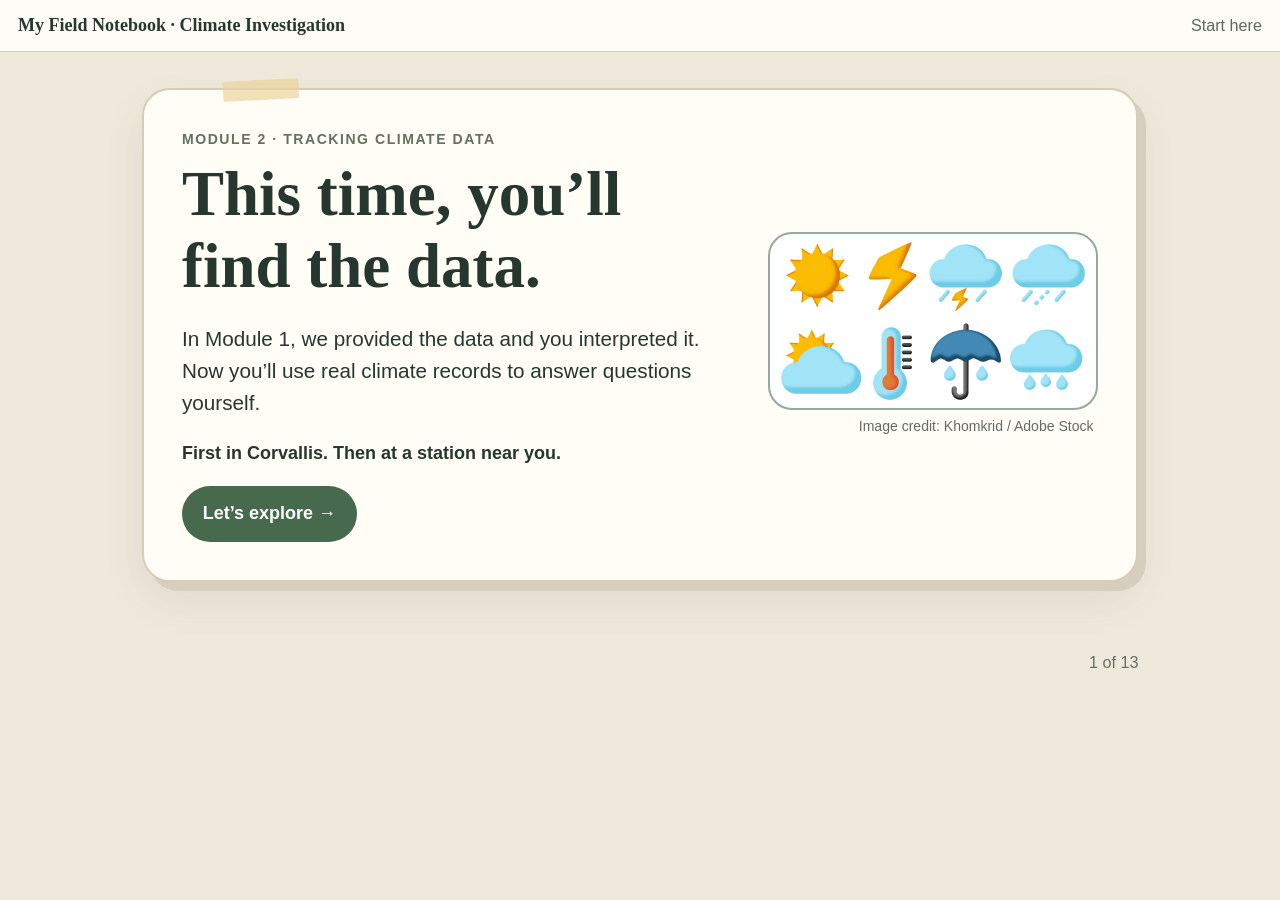
<file: index.html>
<!doctype html>
<html lang="en"><head><meta charset="utf-8"><meta name="viewport" content="width=device-width,initial-scale=1">
<title>Tracking Climate Data</title>
<style>
:root{--ink:#26372f;--paper:#fffdf6;--cream:#f6f0df;--green:#47694e;--orange:#c95d32;--blue:#356d83;--blueLite:#e8f4f7;--red:#a64c43;--gold:#d7a83f;--purple:#735f88;--line:#d8cfba;--focus:#174f83}
*{box-sizing:border-box}html{font-size:18px}body{margin:0;color:var(--ink);background:#efe9dc;font-family:Arial,Helvetica,sans-serif;line-height:1.55}button,input,textarea,a{font:inherit}button,a{touch-action:manipulation}.skip{position:absolute;left:1rem;top:-6rem;background:#fff;color:#111;padding:.7rem 1rem;z-index:99;border:3px solid #111}.skip:focus{top:1rem}.top{position:sticky;top:0;z-index:20;background:#fffdf8ee;backdrop-filter:blur(8px);border-bottom:1px solid #d6cebc;padding:.65rem 1rem;display:flex;justify-content:space-between;gap:1rem;align-items:center}.brand{font-family:Georgia,serif;font-weight:700}.step{font-size:.9rem;color:#5c695f}.page{display:none}.page.active{display:block}.wrap{max-width:1040px;margin:auto;padding:2rem 1.2rem 3rem;position:relative}.sheet{background:var(--paper);border:2px solid #d6cdb9;border-radius:28px;padding:clamp(1.25rem,3vw,2.5rem);box-shadow:8px 9px 0 #d7cfbd,0 18px 40px #3b473b18;position:relative;overflow:visible}.sheet:before{content:"";position:absolute;width:76px;height:20px;background:#ead49aaa;top:-10px;left:8%;transform:rotate(-3deg);border-radius:2px}.eyebrow{font-size:.78rem;letter-spacing:.11em;text-transform:uppercase;font-weight:800;color:#65715f;margin:0 0 .4rem}h1,h2,h3{font-family:Georgia,'Times New Roman',serif;line-height:1.15}h1{font-size:clamp(2rem,5vw,3.5rem);margin:.2rem 0 .8rem}h2{font-size:1.45rem;margin:.3rem 0 .5rem}h3{font-size:1.12rem}.lead{font-size:1.15rem;max-width:760px}.primary,.secondary{border:0;border-radius:999px;padding:.78rem 1.15rem;font-weight:800;cursor:pointer}.primary{background:var(--green);color:#fff}.secondary{background:#fff;border:2px solid #8d958b;color:var(--ink)}.primary:focus,.secondary:focus,a:focus,input:focus,textarea:focus,.answers button:focus{outline:4px solid var(--focus);outline-offset:3px}.page-next-row{display:flex;justify-content:flex-end;margin-top:1.6rem}.bottom-nav{max-width:1040px;margin:0 auto;padding:0 1.2rem 2rem;display:flex;align-items:center;gap:1rem}.bottom-nav button{background:transparent;border:2px solid #788178;border-radius:999px;padding:.55rem .9rem}.bottom-nav button:disabled{visibility:hidden}.progress{margin-left:auto;color:#667067;font-size:.9rem}.hero-grid{display:grid;grid-template-columns:1.25fr .75fr;gap:2rem;align-items:center}.hero-figure{margin:0}.hero-image{display:block;width:100%;height:auto;border:2px solid #94aaa0;border-radius:24px;background:#fff}.credit{font-size:.78rem;color:#626b64;margin:.35rem .25rem 0;text-align:right}.check-row{display:flex;align-items:center;gap:1rem;flex-wrap:wrap;margin-top:1.2rem}.check-status{font-weight:800}.check-status.ok{color:#2d6338}.check-status.problem{color:#8a3f32}.field-error{margin:.35rem 0 0;color:#8a3f32;font-weight:700;font-size:.9rem}.field input.input-error{border-color:#a64c43;background:#fff4f1}.primary:disabled{opacity:.55;cursor:not-allowed}.local-results-intro{margin-bottom:1rem}.scribble{font-family:'Comic Sans MS','Bradley Hand',cursive;color:#5c6f5d;transform:rotate(-2deg);display:inline-block}.two-cards{display:grid;grid-template-columns:1fr 1fr;gap:1.2rem}.topic-card{border:2px solid var(--line);border-radius:24px;padding:1.25rem;position:relative;min-height:180px}.topic-card.rain{background:var(--blueLite)}.topic-card.temp{background:#fff0e8}.topic-icon{font-size:3rem;float:right;margin-left:1rem}.tool-link{display:inline-block;background:#315e6d;color:#fff;text-decoration:none;border-radius:999px;padding:.75rem 1rem;font-weight:800}.steps{display:grid;gap:.85rem;margin-top:1.2rem}.step-row{display:grid;grid-template-columns:52px 1fr;gap:.9rem;align-items:start;background:#fff;border:2px solid #ddd3bd;border-radius:18px;padding:1rem}.step-num{width:44px;height:44px;border-radius:50%;display:grid;place-items:center;background:#edf3e8;border:2px solid #6d896e;font-weight:900}.step-row h2{margin:.05rem 0 .25rem}.station-note{background:#fff5d9;border-left:6px solid var(--gold);padding:.8rem 1rem;border-radius:10px;margin:.75rem 0 0}.recovery{background:#f4f1e8;border:1px dashed #8d8a7d;border-radius:14px;padding:.65rem .85rem;margin:0 0 1.2rem}.recovery a{color:#245b72;font-weight:800}.measure-note{display:grid;grid-template-columns:auto 1fr;gap:.9rem;background:#eef4e9;border:2px solid #879d7d;border-radius:18px;padding:1rem;margin-bottom:1rem}.measure-note .icon{font-size:2rem}.measure-grid{display:grid;grid-template-columns:repeat(2,minmax(0,1fr));gap:1rem}.season-entry{background:#fff;border:2px solid #d8cfba;border-radius:20px;padding:1rem;min-width:0}.season-entry h3{margin:.1rem 0 .8rem}.pair{display:grid;grid-template-columns:minmax(145px,1fr) minmax(145px,1fr);gap:.8rem}.field{min-width:0}.field label{display:block;font-weight:800;white-space:nowrap;margin-bottom:.3rem}.field input{width:100%;min-width:0;padding:.65rem;border:2px solid #8e958e;border-radius:10px;background:#fff}.calc{margin-top:.8rem;min-height:2.2rem;font-weight:800}.dir{display:inline-flex;align-items:center;justify-content:center;gap:.25rem;border-radius:999px;padding:.18rem .55rem;white-space:normal;max-width:100%;overflow-wrap:anywhere;text-align:center;line-height:1.25}.dir.up{background:#e1f1e5;color:#225c34}.dir.down{background:#f8e1df;color:#7b302a}.dir.same{background:#eeeae2;color:#56524a}.seasonal-summary{margin-top:1rem}.season-row{display:grid;grid-template-columns:repeat(4,minmax(0,1fr));gap:.85rem}.result-card{background:#fff;border:2px solid #d7cfbc;border-radius:18px;padding:1rem;min-width:0;overflow:visible}.result-card strong{display:block;font-family:Georgia,serif;font-size:1.15rem;margin-bottom:.5rem}.result-value{display:flex;flex-wrap:wrap;gap:.35rem;align-items:center;font-weight:800;min-height:2.1rem;min-width:0;overflow-wrap:anywhere}.spring strong{color:#39784a}.summer strong{color:#b65c2e}.fall strong{color:#8a5b2f}.winter strong{color:#356d83}.annual-card{margin-top:.9rem;background:#f2ede2;border:3px double #8f8067}.annual-card strong{color:#5d4c38}.question{margin-top:1.4rem;background:#faf6ea;border:2px solid #c9b989;border-radius:22px;padding:1.15rem}.answers{display:grid;gap:.65rem;margin-top:.8rem}.answers button{text-align:left;background:#fff;border:2px solid #aaa18e;border-radius:14px;padding:.85rem;cursor:pointer}.answers button.correct-choice{border-color:#47734f;background:#edf7ee}.answers button.incorrect-choice{border-color:#a35d46;background:#fff0e8}.feedback{display:none;margin-top:.8rem;border-radius:14px;padding:.85rem 1rem;font-weight:700}.feedback.good{display:block;background:#e8f4e8;border:2px solid #47734f}.feedback.try{display:block;background:#fff2e5;border:2px solid #9b5b28}.summary-pair{display:grid;grid-template-columns:1fr 1fr;gap:1.2rem}.paired-summary{display:grid;grid-template-columns:repeat(2,minmax(0,1fr));gap:1rem;margin-top:1rem}.paired-season{background:#fff;border:2px solid #d7cfbc;border-radius:22px;padding:1rem;min-width:0}.paired-season h2{margin:.05rem 0 .8rem}.paired-metric{display:grid;grid-template-columns:minmax(110px,.8fr) minmax(0,1.2fr);gap:.65rem;align-items:center;padding:.55rem 0;border-top:1px dashed #cfc5ae}.paired-metric:first-of-type{border-top:0}.metric-name{font-weight:800}.paired-annual{grid-column:1/-1;background:#f2ede2;border:3px double #8f8067}.paired-season.spring h2{color:#39784a}.paired-season.summer h2{color:#b65c2e}.paired-season.fall h2{color:#8a5b2f}.paired-season.winter h2{color:#356d83}.paired-season.annual h2{color:#5d4c38}.summary-panel{border-radius:26px;padding:1.2rem;border:2px solid}.summary-panel.rain{background:#eaf5f7;border-color:#7ba2b1}.summary-panel.temp{background:#fff0e8;border-color:#d38b68}.precip-sheet{border-top:10px solid #4f879d;background:linear-gradient(180deg,#edf7fa 0,#fffdf8 150px)}.temp-sheet{border-top:10px solid #c86d43;background:linear-gradient(180deg,#fff1e9 0,#fffdf8 150px)}.precip-sheet>.eyebrow,.temp-sheet>.eyebrow{display:inline-block;padding:.28rem .65rem;border-radius:999px;color:#fff;margin-bottom:.65rem}.precip-sheet>.eyebrow{background:#376f86}.temp-sheet>.eyebrow{background:#a9512f}.compact-instruction{display:grid;grid-template-columns:auto 1fr;gap:1rem;align-items:start;background:#fff7f1;border:2px solid #d59a7d;border-radius:20px;padding:1rem 1.15rem;margin:1rem 0}.compact-instruction .topic-icon{float:none;margin:0;font-size:2.2rem}.compact-instruction p{margin:.15rem 0}.summary-panel .season-row{grid-template-columns:repeat(2,minmax(0,1fr))}.summary-panel .result-card{padding:.75rem}.learnmore{margin-top:1rem;font-size:.95rem}.local-intro{display:grid;grid-template-columns:.75fr 1.25fr;gap:1.2rem}.find-station{background:#f6f1e6;border:2px solid #c8bda4;border-radius:20px;padding:1rem}.journal{background:#fffdf5;background-image:repeating-linear-gradient(to bottom,transparent 0,transparent 31px,#b9d2d655 32px);border:2px solid #7c9576;border-radius:24px;padding:1.3rem;box-shadow:6px 7px 0 #d4dacd;position:relative}.journal:after{content:"FIELD NOTE";position:absolute;right:1rem;top:1rem;border:2px solid #73896f;padding:.2rem .45rem;font:700 .7rem Georgia,serif;transform:rotate(3deg);opacity:.7}.local-block{margin-top:1.4rem;padding-top:1rem;border-top:2px dashed #b7ad95}.reflection{margin-top:1.3rem;background:#f4ecf5;border:2px solid #9d83a6;border-radius:20px;padding:1rem}.textlabel{display:block;font-weight:800;margin:.8rem 0}.textlabel textarea,.textlabel input{display:block;width:100%;margin-top:.3rem;padding:.7rem;border:2px solid #8c918b;border-radius:10px;background:#fff}.save-summary{display:grid;gap:.8rem;margin:1rem 0}.save-item{display:grid;grid-template-columns:auto 1fr;gap:.7rem;align-items:start}.save-item span{font-size:1.5rem}.saved{font-weight:800;color:#2d6338;margin-top:.7rem}.final-grid{display:grid;grid-template-columns:.85fr 1.15fr;gap:1.5rem;align-items:center}.final-art{font-size:5rem;text-align:center;background:#edf4e7;border:2px solid #8da080;border-radius:42% 58% 54% 46%;padding:2rem 1rem}.takeaways{display:grid;gap:.7rem}.takeaway{display:grid;grid-template-columns:auto 1fr;gap:.7rem;align-items:start}.takeaway b{font-size:1.4rem}.complete-row{margin-top:1.5rem}.complete-row a{display:inline-block;text-decoration:none}.video-placeholder{border:2px dashed #8b9288;border-radius:22px;padding:1.2rem;background:#f8f6ef}.video-placeholder iframe{display:block;width:100%;height:auto;aspect-ratio:16/9;border:0;border-radius:14px}.season-strip{display:flex;gap:.5rem;flex-wrap:wrap;margin:.8rem 0}.season-strip span{padding:.3rem .6rem;border-radius:999px;font-weight:800;background:#fff;border:2px solid}.season-strip .sp{border-color:#6fa274;color:#39784a}.season-strip .su{border-color:#d88959;color:#a65029}.season-strip .fa{border-color:#ad7b49;color:#80542d}.season-strip .wi{border-color:#6e9bb0;color:#356d83}.season-strip .an{border-color:#8e806d;color:#5d4c38}

/* Journal review: keep the seasonal climate summary inside the notebook column. */
#review-paired{grid-template-columns:1fr;gap:.8rem;width:100%;min-width:0}
#review-paired .paired-season{width:100%;min-width:0;overflow:visible}
#review-paired .paired-metric{grid-template-columns:minmax(0,1fr);gap:.25rem;align-items:start}
#review-paired .result-value{width:100%;min-width:0;display:flex;flex-wrap:wrap;align-items:center}
#review-paired .dir{max-width:100%;white-space:normal;overflow-wrap:anywhere}
.save-item>div{min-width:0}
.save-item:has(#review-paired){grid-template-columns:1fr}
.save-item:has(#review-paired)>span{display:none}
@media(max-width:800px){.hero-grid,.summary-pair,.local-intro,.final-grid,.paired-summary{grid-template-columns:1fr}.season-row{grid-template-columns:repeat(2,minmax(0,1fr))}.summary-panel .season-row{grid-template-columns:1fr 1fr}.hero-art{min-height:230px}.garden{font-size:3.4rem}}
@media(max-width:560px){html{font-size:17px}.wrap{padding:1.2rem .75rem 2rem}.sheet{padding:1.1rem;border-radius:20px}.measure-grid,.season-row,.summary-panel .season-row{grid-template-columns:1fr}.pair{grid-template-columns:1fr}.field label{white-space:normal}.step-row{grid-template-columns:42px 1fr}.step-num{width:38px;height:38px}.journal:after{position:static;display:inline-block;margin-bottom:.6rem}.page-next-row{justify-content:stretch}.page-next-row button{width:100%}}
@media(min-width:561px) and (max-width:900px){.pair{grid-template-columns:1fr 1fr}}
</style></head><body>
<a class="skip" href="#main">Skip to activity</a><header class="top"><div class="brand">My Field Notebook · Climate Investigation</div><div class="step" id="stepName">Start here</div></header><main id="main">
<section class="page active" data-title="Start here"><div class="wrap"><div class="sheet"><div class="hero-grid"><div><p class="eyebrow">Module 2 · Tracking Climate Data</p><h1>This time, you’ll find the data.</h1><p class="lead">In Module 1, we provided the data and you interpreted it. Now you’ll use real climate records to answer questions yourself.</p><p><strong>First in Corvallis. Then at a station near you.</strong></p><button class="primary start">Let’s explore →</button></div><figure class="hero-figure"><img class="hero-image" src="assets/title-weather.png" alt="Weather symbols showing sun, storms, clouds, temperature, and precipitation"><figcaption class="credit">Image credit: Khomkrid / Adobe Stock</figcaption></figure></div></div></div></section>
<section class="page" data-title="Meet the record"><div class="wrap"><div class="sheet"><p class="eyebrow">Practice before you go local</p><h1>Start with one weather station</h1><div class="two-cards"><article class="topic-card rain"><span class="topic-icon" aria-hidden="true">🌧️</span><h2>Precipitation</h2><p>What does the long-term precipitation record show?</p></article><article class="topic-card temp"><span class="topic-icon" aria-hidden="true">🌡️</span><h2>Temperature</h2><p>What does the long-term temperature record show?</p></article></div><p class="lead"><strong>Practice station:</strong> Corvallis State University. You’ll use the same process later with a station near your garden.</p></div></div></section>
<section class="page" data-title="Using xmACIS"><div class="wrap"><div class="sheet"><p class="eyebrow">Your climate-data tool</p><h1>Using xmACIS</h1><p class="lead">xmACIS is a user-friendly tool for exploring climate data from weather stations. Watch the short tutorial to learn the basics. Then you’ll practice with the <strong>Corvallis State University station</strong>.</p><div class="video-placeholder"><iframe id="kaltura_player" src="https://cdnapisec.kaltura.com/p/391241/embedPlaykitJs/uiconf_id/44855082?iframeembed=true&amp;entry_id=1_shjz6615&amp;config%5Bprovider%5D=%7B%22widgetId%22%3A%221_ht3sehv6%22%7D&amp;config%5Bplayback%5D=%7B%22startTime%22%3A0%7D" allowfullscreen webkitallowfullscreen mozallowfullscreen allow="autoplay *; fullscreen *; encrypted-media *" sandbox="allow-downloads allow-forms allow-same-origin allow-scripts allow-top-navigation allow-pointer-lock allow-popups allow-modals allow-orientation-lock allow-popups-to-escape-sandbox allow-presentation allow-top-navigation-by-user-activation" title="xmACIS Tutorial"></iframe></div><p class="scribble">Next stop: precipitation →</p></div></div></section>
<section class="page" data-title="Explore precipitation"><div class="wrap"><div class="sheet"><p class="eyebrow">Corvallis · Investigation 1</p><h1>Explore precipitation</h1><p class="lead">Set up the Spring precipitation graph first.</p><a class="tool-link" href="https://xmacis.rcc-acis.org/" target="_blank" rel="noopener">Open xmACIS ↗</a><div class="steps"><div class="step-row"><span class="step-num">1</span><div><h2>Choose the tool</h2><p>Select <strong>Single Station → Seasonal Time Series</strong>.</p></div></div><div class="step-row"><span class="step-num">2</span><div><h2>Choose precipitation</h2><p>Under <strong>Variable</strong>, select <strong>Precipitation</strong>.</p></div></div><div class="step-row"><span class="step-num">3</span><div><h2>Choose Spring</h2><p>Under <strong>Period of Interest</strong>, select <strong>Spring</strong>.</p></div></div><div class="step-row"><span class="step-num">4</span><div><h2>Choose the station</h2><p>Under <strong>Station Selection</strong>, select <strong>Search</strong> and enter <strong>97331</strong>.</p><div class="station-note"><strong>Look for Corvallis State University.</strong> Entering the ZIP code may not automatically bring up that exact station. Search through the station results until you find <strong>Corvallis State University</strong>.</div></div></div><div class="step-row"><span class="step-num">5</span><div><h2>Include the regression line</h2><p>Open <strong>More Options</strong> and select <strong>Include Regression Line</strong>.</p></div></div><div class="step-row"><span class="step-num">6</span><div><h2>Generate the graph</h2><p>Select <strong>Go</strong>.</p></div></div></div></div></div></section>
<section class="page" data-title="Measure precipitation"><div class="wrap"><div class="sheet precip-sheet"><p class="eyebrow">Corvallis · Read the evidence</p><h1>Measure the long-term precipitation change</h1><div class="measure-note"><span class="icon" aria-hidden="true">📏</span><div><strong>Use the regression line.</strong> Hover near the beginning of the line and record the <em>regression-line value</em> shown below the observed value. Then do the same near the end. The activity calculates the change.</div></div><div class="season-strip" aria-label="Order of periods"><span class="sp">Spring</span><span class="su">Summer</span><span class="fa">Fall</span><span class="wi">Winter</span><span class="an">Annual</span></div><p>Measure Spring first. Then change only <strong>Period of Interest</strong> to Summer, Fall, Winter, and Annual. Keep <strong>Include Regression Line</strong> selected and select <strong>Go</strong> after each change.</p><div id="p-measure" class="measure-grid"></div><div class="check-row"><button type="button" class="secondary check-values" data-prefix="p">Check my values</button><span id="p-check-status" class="check-status" aria-live="polite"></span></div></div></div></section>
<section class="page" data-title="Precipitation summary"><div class="wrap"><div class="sheet precip-sheet"><p class="eyebrow">Corvallis · Precipitation</p><h1>What can the different views tell us?</h1><p class="lead">Here is the pattern you measured in the Corvallis precipitation record.</p><div id="p-summary" class="seasonal-summary"></div><div class="question"><h2>1. The annual precipitation record increased by 1.46 inches. If you looked only at the annual result, what would you miss?</h2><div class="answers"><button data-feedback="The annual record does show whether precipitation increased overall. Look at what the seasonal records add that the annual value cannot show.">Whether precipitation has changed over the long term.</button><button data-ok="true" data-feedback="Correct. The annual trend shows an overall increase, but the seasonal records reveal that precipitation has not changed in the same way across the year—including a small decrease in Fall.">That precipitation has not changed in the same way across the seasons.</button><button data-feedback="These Corvallis records do not compare Corvallis with other parts of Oregon. They show how precipitation changed over time at this station.">Whether Corvallis receives more precipitation than other parts of Oregon.</button></div><div class="feedback" aria-live="polite"></div></div><div class="question"><h2>2. Imagine you are trying to understand whether water is becoming more or less available to gardens during the growing season. What question does this precipitation record leave unanswered?</h2><div class="answers"><button data-ok="true" data-feedback="Correct. Precipitation is only part of the picture. Other factors—including when precipitation falls and temperature—can influence the conditions gardeners need to manage. Let’s explore temperature next.">Are other climate conditions changing in ways that affect when and how much water plants need?</button><button data-feedback="You can answer this from the annual precipitation result: it increased. To understand conditions for gardens, we need information this precipitation record does not provide.">Did annual precipitation increase or decrease over the period shown?</button><button data-feedback="You can answer this from the seasonal precipitation results. Look for a question that requires another kind of climate evidence.">Which season had the largest change in precipitation?</button></div><div class="feedback" aria-live="polite"></div></div></div></div></section>
<section class="page" data-title="Measure temperature"><div class="wrap"><div class="sheet temp-sheet"><p class="eyebrow">Corvallis · Temperature</p><h1>Now explore temperature</h1><div class="compact-instruction"><span class="topic-icon" aria-hidden="true">🌡️</span><p><strong>Return to your graph.</strong> Under the <strong>Variable</strong> dropdown, select <strong>Average Temperature</strong>. Repeat the previous exercise for <strong>Spring, Summer, Fall, Winter, and Annual</strong>, recording the regression-line value near the beginning and end of each graph below.</p></div><p class="recovery">Accidentally closed your graph? <a href="https://xmacis.rcc-acis.org/" target="_blank" rel="noopener">Open xmACIS here ↗</a></p><div id="t-measure" class="measure-grid"></div><div class="check-row"><button type="button" class="secondary check-values" data-prefix="t">Check my values</button><span id="t-check-status" class="check-status" aria-live="polite"></span></div></div></div></section>
<section class="page" data-title="Temperature summary"><div class="wrap"><div class="sheet temp-sheet"><p class="eyebrow">Corvallis · Temperature</p><h1>What can the different views tell us?</h1><p class="lead">Here is the pattern you measured in the Corvallis temperature record.</p><div id="t-summary" class="seasonal-summary"></div><div class="question"><h2>1. The annual temperature increased by 1.1°F. If you looked only at the annual result, what would you miss?</h2><div class="answers"><button data-feedback="The annual result already tells you that temperature increased over the period shown. Look at what the seasonal records reveal beyond that overall direction.">Whether temperatures increased over the period shown.</button><button data-feedback="These records describe change over time at the Corvallis station; they do not compare Corvallis with other places in Oregon.">Whether Corvallis is warmer than other places in Oregon.</button><button data-ok="true" data-feedback="Correct. The annual trend shows overall warming, but the seasonal records reveal that the amount of warming differed considerably across the year.">That the amount of warming differed considerably by season.</button></div><div class="feedback" aria-live="polite"></div></div><div class="question"><h2>2. A gardener sees the temperature results and says, “An increase of 1.1°F annually doesn’t sound like very much.” What does the seasonal record add to that interpretation?</h2><div class="answers"><button data-ok="true" data-feedback="Correct. Annual averages can hide important seasonal differences. A larger change during summer could matter for plants and water needs even when the annual change looks modest. We’ll explore those connections as we continue through the course.">The annual average can hide larger changes during particular seasons, such as the 2.2°F increase in summer.</button><button data-feedback="The annual result is still useful evidence. The seasonal record adds detail rather than making the annual trend irrelevant.">The annual increase is less useful than the summer increase and can be ignored when thinking about climate trends.</button><button data-feedback="The graph shows how temperature changed; it does not tell us that plants need a particular number of degrees of additional heat. Look for the choice that compares the annual and seasonal evidence.">The summer increase tells us that plants now need 2.2°F more heat than they did at the beginning of the record.</button></div><div class="feedback" aria-live="polite"></div></div></div></div></section>
<section class="page" data-title="Corvallis summary"><div class="wrap"><div class="sheet"><p class="eyebrow">Put the evidence together</p><h1>What does the Corvallis record show?</h1><div id="corvallis-paired" class="paired-summary" aria-label="Corvallis seasonal temperature and precipitation results"></div><div class="question"><h2>1. Annual precipitation is increasing while temperature is also increasing. What can you conclude?</h2><div class="answers"><button data-feedback="Precipitation totals do not tell us how quickly water is lost from soil and plants as temperatures rise. The two records measure different parts of the system.">Increasing precipitation means gardens must be experiencing wetter conditions overall.</button><button data-feedback="The records do not cancel each other out. Temperature and precipitation can change at the same time, and together they provide a fuller picture.">The trends contradict each other, so one of the records must be misleading.</button><button data-ok="true" data-feedback="Yes. Precipitation totals and temperature can both increase. Understanding garden water availability requires considering both water coming in and the effects of warmer conditions on water demand.">Increasing precipitation does not, by itself, tell us whether water is becoming more available to plants as temperatures rise.</button></div><div class="feedback" aria-live="polite"></div></div><div class="question"><h2>2. Why compare seasonal temperature and precipitation rather than rely only on annual results?</h2><div class="answers"><button data-feedback="Annual results are useful summaries, but your seasonal graphs show changes that annual values can hide.">Annual results already capture the important changes, so comparing seasons adds little.</button><button data-ok="true" data-feedback="Exactly. Plants experience conditions season by season. Comparing both variables can show when warmer conditions and changing precipitation overlap during important parts of the growing year.">Seasonal records can show when changes in temperature and precipitation overlap during important parts of the growing year.</button><button data-feedback="Focusing only on the largest change would leave out other parts of the growing year. The pattern across seasons is the useful evidence.">Focus only on whichever season shows the largest change.</button></div><div class="feedback" aria-live="polite"></div></div><p class="learnmore">Want to learn more about how your evidence compares with the scientific literature? <a href="https://blogs.oregonstate.edu/occri/oregon-climate-assessments/" target="_blank" rel="noopener">Click here ↗</a></p></div></div></section>
<section class="page" data-title="Explore your station"><div class="wrap"><div class="sheet"><p class="eyebrow">Your turn · Bring it home</p><h1>Explore climate near your garden</h1><p class="recovery">Closed your graph? <a href="https://xmacis.rcc-acis.org/" target="_blank" rel="noopener">Open xmACIS here ↗</a></p><div class="local-intro"><aside class="find-station"><h2>Find a station</h2><p>Search using your ZIP code. If the closest station has too few data points to see a useful long-term pattern, try another station in your region.</p><label class="textlabel">Station or location<input id="station" type="text"></label></aside><div class="journal"><p class="eyebrow">My Field Notebook</p><h2>Climate patterns near my garden</h2><p>Use the same process you practiced in Corvallis. Include the regression line in each graph, measure its beginning and end, and work through Spring → Summer → Fall → Winter → Annual.</p></div></div><div class="journal"><div class="local-block"><h2>💧 Precipitation</h2><div id="lp-measure" class="measure-grid"></div></div><div class="local-block"><h2>🌡️ Temperature</h2><div id="lt-measure" class="measure-grid"></div></div><p id="local-entry-status" class="check-status" aria-live="polite"></p></div></div></div></section>
<section class="page" data-title="Your station results"><div class="wrap"><div class="sheet"><p class="eyebrow">Your local climate record</p><h1>Your Station Results</h1><p class="lead local-results-intro">Compare precipitation and temperature within each season, then look at the annual result below.</p><div id="local-paired" class="paired-summary" aria-label="Your station seasonal temperature and precipitation results"></div><div class="reflection"><p class="eyebrow">Your reflection</p><h2>What stands out in your local record?</h2><label class="textlabel">What change or pattern stood out most?<textarea id="standout" rows="3"></textarea></label><label class="textlabel">What question does this raise about gardening at your site?<textarea id="gardenq" rows="3"></textarea></label></div></div></div></section>
<section class="page" data-title="Save your field note"><div class="wrap"><div class="sheet"><p class="eyebrow">My Field Notebook</p><h1>Save your climate evidence</h1><p class="lead">Your journal entry brings together the local evidence you measured and the questions it raised for your garden.</p><div class="journal"><div class="save-summary"><div class="save-item"><span aria-hidden="true">📍</span><div><strong>Station</strong><br><span id="review-station">Not entered</span></div></div><div class="save-item"><span aria-hidden="true">🌦️</span><div style="width:100%"><strong>Your Station Results</strong><div id="review-paired" class="paired-summary" aria-label="Your station seasonal temperature and precipitation results"></div></div></div><div class="save-item"><span aria-hidden="true">✏️</span><div><strong>What stood out</strong><br><span id="review-standout">Not entered</span></div></div><div class="save-item"><span aria-hidden="true">🌱</span><div><strong>Your gardening question</strong><br><span id="review-question">Not entered</span></div></div></div><button class="primary" id="save">Save to Garden Journal →</button><div class="saved" id="saved" aria-live="polite"></div></div></div></div></section>
<section class="page" data-title="What you’re carrying forward"><div class="wrap"><div class="sheet"><div class="final-grid"><div class="final-art" aria-hidden="true">🌦️<br>🌱</div><div><p class="eyebrow">Investigation complete</p><h1>What you’re carrying forward</h1><div class="takeaways"><div class="takeaway"><b>↗</b><div><strong>Long records reveal patterns.</strong> A single unusual year is weather; repeated change across decades helps us see climate.</div></div><div class="takeaway"><b>🍂</b><div><strong>Seasons can tell different stories.</strong> Annual averages can hide changes that matter during the growing year.</div></div><div class="takeaway"><b>🌧️🌡️</b><div><strong>Climate evidence works together.</strong> Temperature and precipitation give a more useful picture when we consider them together.</div></div></div><p class="lead">You now have local climate evidence in your Field Notebook to carry into later decisions about a climate-resilient garden.</p><div class="complete-row"><button class="primary restart">Review activity from the beginning</button></div></div></div></div></div></section>
</main><nav class="bottom-nav" aria-label="Activity navigation"><button id="back">← Back</button><div class="progress" id="progress" aria-live="polite">1 of 13</div></nav>
<script>
const seasons=['spring','summer','fall','winter','annual']; const labels={spring:'Spring',summer:'Summer',fall:'Fall',winter:'Winter',annual:'Annual'};
const expected={
 p:{spring:[7.99,10.04],summer:[1.92,2.24],fall:[11.32,11.02],winter:[17.84,18.85],annual:[39.94,41.40]},
 t:{spring:[50.7,50.9],summer:[63.6,65.8],fall:[52.9,54.2],winter:[40.9,41.2],annual:[52.0,53.1]}
};
const tolerance=.15;
const checked={p:false,t:false};
function clearFieldError(input){input.classList.remove('input-error');input.removeAttribute('aria-invalid');const old=input.parentElement.querySelector('.field-error');if(old)old.remove()}
function flagField(input,msg){clearFieldError(input);input.classList.add('input-error');input.setAttribute('aria-invalid','true');const e=document.createElement('p');e.className='field-error';e.textContent=msg;input.parentElement.appendChild(e)}
function checkCorvallis(prefix){let problems=0;seasons.forEach(season=>{const vals=expected[prefix][season];['start','end'].forEach((part,j)=>{const input=document.getElementById(`${prefix}-${season}-${part}`);clearFieldError(input);const v=parseFloat(input.value);if(!Number.isFinite(v)){flagField(input,'Enter a regression-line value.');problems++;return}if(Math.abs(v-vals[j])>tolerance){flagField(input,'Check this value. Record the regression-line value shown below the observed value.');problems++}})});const status=document.getElementById(`${prefix}-check-status`);checked[prefix]=problems===0;if(problems===0){status.className='check-status ok';status.textContent='✓ Your regression-line values look right.'}else{status.className='check-status problem';status.textContent=`Check ${problems} ${problems===1?'value':'values'} highlighted above.`}updateContinueState();}

function validateLocalEntries(){let problems=0;['lp','lt'].forEach(prefix=>seasons.forEach(season=>['start','end'].forEach(part=>{const input=document.getElementById(`${prefix}-${season}-${part}`);clearFieldError(input);const v=parseFloat(input.value);let bad=!Number.isFinite(v);if(!bad&&prefix==='lp'&&v<0)bad=true;if(!bad&&prefix==='lt'&&(v<-100||v>150))bad=true;if(bad){flagField(input,'Check this entry before continuing.');problems++}})));const status=document.getElementById('local-entry-status');if(problems){status.className='check-status problem';status.textContent=`Check ${problems} ${problems===1?'entry':'entries'} highlighted above.`;return false}status.className='check-status ok';status.textContent='✓ Your entries are ready to compare.';return true}
function updateContinueState(){pages.forEach((p,i)=>{const b=p.querySelector('.page-next-row .primary');if(!b)return;if(p.dataset.title==='Measure precipitation'){b.disabled=!checked.p;b.title=checked.p?'':'Check your Corvallis values before continuing.'}if(p.dataset.title==='Measure temperature'){b.disabled=!checked.t;b.title=checked.t?'':'Check your Corvallis values before continuing.'}})}

function entryHTML(prefix,season){return `<section class="season-entry ${season}"><h3>${labels[season]}</h3><div class="pair"><div class="field"><label for="${prefix}-${season}-start">Beginning</label><input id="${prefix}-${season}-start" type="number" step="0.01" inputmode="decimal"></div><div class="field"><label for="${prefix}-${season}-end">End</label><input id="${prefix}-${season}-end" type="number" step="0.01" inputmode="decimal"></div></div><div class="calc" id="${prefix}-${season}-result" aria-live="polite">Enter both values</div></section>`}
['p','t','lp','lt'].forEach(p=>{const host=document.getElementById(p+'-measure'); if(host)host.innerHTML=seasons.map(s=>entryHTML(p,s)).join('')});
function calc(prefix,season,unit){const a=document.getElementById(`${prefix}-${season}-start`),b=document.getElementById(`${prefix}-${season}-end`),o=document.getElementById(`${prefix}-${season}-result`);if(!a||!b)return null;if(a.value===''||b.value===''){if(o)o.textContent='Enter both values';return null}const change=+(parseFloat(b.value)-parseFloat(a.value)).toFixed(1);const direction=change>0?'Increasing':change<0?'Decreasing':'About the same';const arrow=change>0?'↑':change<0?'↓':'→';const cls=change>0?'up':change<0?'down':'same';const sign=change>0?'+':'';if(o)o.innerHTML=`${sign}${change.toFixed(1)} ${unit} <span class="dir ${cls}">${arrow} ${direction}</span>`;return{change,direction,arrow,cls,sign,unit}}
function summaryHTML(prefix,unit){const cards=seasons.slice(0,4).map(s=>{const r=calc(prefix,s,unit);return `<div class="result-card ${s}"><strong>${labels[s]}</strong><div class="result-value">${r?`${r.sign}${r.change.toFixed(1)} ${unit} <span class="dir ${r.cls}">${r.arrow} ${r.direction}</span>`:'—'}</div></div>`}).join('');const r=calc(prefix,'annual',unit);return `<div class="season-row">${cards}</div><div class="result-card annual-card"><strong>Annual</strong><div class="result-value">${r?`${r.sign}${r.change.toFixed(1)} ${unit} <span class="dir ${r.cls}">${r.arrow} ${r.direction}</span>`:'—'}</div></div>`}

function resultMarkup(prefix,season,unit){const r=calc(prefix,season,unit);return r?`${r.sign}${r.change.toFixed(1)} ${unit} <span class="dir ${r.cls}">${r.arrow} ${r.direction}</span>`:'—'}
function pairedSummaryHTML(pp,tp){return seasons.map(s=>`<section class="paired-season ${s} ${s==='annual'?'paired-annual':''}"><h2>${labels[s]}</h2><div class="paired-metric"><span class="metric-name">🌧️ Precipitation</span><div class="result-value">${resultMarkup(pp,s,'in')}</div></div><div class="paired-metric"><span class="metric-name">🌡️ Temperature</span><div class="result-value">${resultMarkup(tp,s,'°F')}</div></div></section>`).join('')}
function renderPaired(hostId,pp,tp){const host=document.getElementById(hostId);if(host)host.innerHTML=pairedSummaryHTML(pp,tp)}
function refresh(){['p','t','lp','lt'].forEach((p,i)=>seasons.forEach(s=>calc(p,s,(p==='p'||p==='lp')?'in':'°F')));const ps=document.getElementById('p-summary'),ts=document.getElementById('t-summary');if(ps)ps.innerHTML=summaryHTML('p','in');if(ts)ts.innerHTML=summaryHTML('t','°F');renderPaired('corvallis-paired','p','t');renderPaired('local-paired','lp','lt');renderPaired('review-paired','lp','lt')}
document.addEventListener('input',e=>{if(e.target.matches('input[type=number]')){const prefix=e.target.id.split('-')[0];if(prefix==='p'||prefix==='t'){checked[prefix]=false;const status=document.getElementById(`${prefix}-check-status`);if(status){status.textContent='';status.className='check-status'}clearFieldError(e.target);updateContinueState()}refresh()}});document.querySelectorAll('.check-values').forEach(b=>b.addEventListener('click',()=>checkCorvallis(b.dataset.prefix)));
document.querySelectorAll('.answers').forEach(g=>g.querySelectorAll('button').forEach(b=>b.addEventListener('click',()=>{g.querySelectorAll('button').forEach(x=>x.classList.remove('correct-choice','incorrect-choice'));b.classList.add(b.dataset.ok==='true'?'correct-choice':'incorrect-choice');const f=g.nextElementSibling;f.className='feedback '+(b.dataset.ok==='true'?'good':'try');f.textContent=(b.dataset.ok==='true'?'✓ ':'✕ ')+(b.dataset.feedback||'')})));
const pages=[...document.querySelectorAll('.page')],back=document.getElementById('back'),progress=document.getElementById('progress'),stepName=document.getElementById('stepName');let current=0;
function renderSummary(hostId,prefix,unit){const host=document.getElementById(hostId);if(host)host.innerHTML=summaryHTML(prefix,unit)}
function review(){refresh();document.getElementById('review-station').textContent=document.getElementById('station').value||'Not entered';document.getElementById('review-standout').textContent=document.getElementById('standout').value||'Not entered';document.getElementById('review-question').textContent=document.getElementById('gardenq').value||'Not entered';renderPaired('review-paired','lp','lt')}
function show(i,focus=true){current=Math.max(0,Math.min(pages.length-1,i));pages.forEach((p,n)=>{p.classList.toggle('active',n===current);if(n===current){p.querySelectorAll('.feedback').forEach(f=>{f.className='feedback';f.textContent=''});p.querySelectorAll('.answers button').forEach(b=>b.classList.remove('correct-choice','incorrect-choice'))}});progress.textContent=`${current+1} of ${pages.length}`;stepName.textContent=pages[current].dataset.title||'';back.disabled=current===0;if(['Precipitation summary','Temperature summary','Corvallis summary','Your station results'].includes(pages[current].dataset.title))refresh();if(pages[current].dataset.title==='Save your field note')review();window.scrollTo(0,0);if(focus){const h=pages[current].querySelector('h1');if(h){h.tabIndex=-1;h.focus({preventScroll:true})}}}
back.addEventListener('click',()=>show(current-1));document.querySelector('.start').addEventListener('click',()=>show(1));document.querySelector('.restart').addEventListener('click',()=>show(0));
pages.forEach((p,i)=>{if(i===0||i>=pages.length-2)return;const host=p.querySelector('.sheet');const row=document.createElement('div');row.className='page-next-row';const b=document.createElement('button');b.className='primary';b.textContent=p.dataset.title==='Explore your station'?'See my results →':'Continue →';b.addEventListener('click',()=>{if(p.dataset.title==='Explore your station'&&!validateLocalEntries())return;show(i+1)});row.appendChild(b);host.appendChild(row)});updateContinueState();
function numericSet(prefix,unit){const o={};seasons.forEach(s=>{const r=calc(prefix,s,unit);o[s]=r?{change:r.change,direction:r.direction}:null});return o}
document.getElementById('save').addEventListener('click',()=>{const entry={activity:'O2.1 Tracking Climate Data',station:document.getElementById('station').value,precipitation:numericSet('lp','in'),temperature:numericSet('lt','°F'),standout:document.getElementById('standout').value,gardenQuestion:document.getElementById('gardenq').value,savedAt:new Date().toISOString()};localStorage.setItem('module-2__tracking-climate-data',JSON.stringify(entry));document.getElementById('saved').textContent='✓ Saved.';setTimeout(()=>show(pages.length-1),250)});show(0,false);refresh();
</script></body></html>
</file>
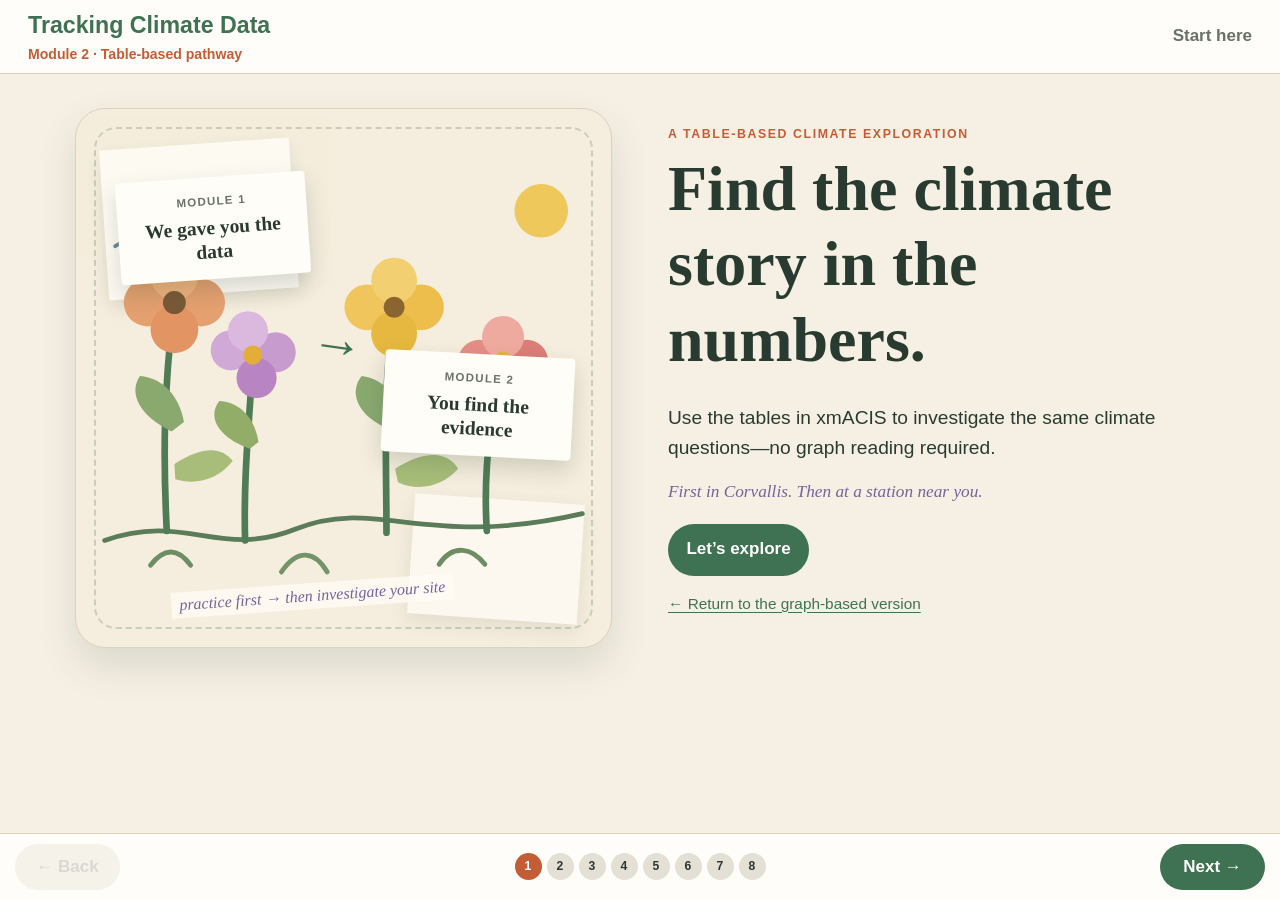
<file: table/index.html>
<!doctype html><html lang="en"><head><meta charset="utf-8"><meta name="viewport" content="width=device-width,initial-scale=1">
<title>Tracking Climate Data — Table Version</title><link rel="stylesheet" href="styles.css"></head><body>
<a class="skip" href="#main">Skip to activity</a>
<header class="top"><div><strong>Tracking Climate Data</strong><span>Module 2 · Table-based pathway</span></div><span id="stepName">Start here</span></header>
<main id="main">

<section class="page active intro-page" data-page="0">
 <div class="intro-illustration" aria-hidden="true">
   <div class="paper-layer paper-a"></div>
   <div class="paper-layer paper-b"></div>

   <svg class="garden-svg" viewBox="0 0 560 520" role="presentation">
     <path d="M30 430 C115 400 150 450 230 418 C315 384 365 440 530 402" fill="none" stroke="#5b7c59" stroke-width="5" stroke-linecap="round"/>
     <path d="M95 420 C91 340 92 272 102 190" fill="none" stroke="#4f7b55" stroke-width="7" stroke-linecap="round"/>
     <path d="M177 430 C175 360 182 300 185 242" fill="none" stroke="#4f7b55" stroke-width="7" stroke-linecap="round"/>
     <path d="M325 422 C325 350 321 270 332 195" fill="none" stroke="#4f7b55" stroke-width="7" stroke-linecap="round"/>
     <path d="M430 420 C426 356 433 302 447 248" fill="none" stroke="#4f7b55" stroke-width="7" stroke-linecap="round"/>

     <path d="M100 316 C65 299 55 275 67 258 C91 260 108 279 113 306" fill="#89a96f"/>
     <path d="M103 350 C135 330 153 333 164 347 C150 365 127 373 104 366" fill="#a7bd79"/>
     <path d="M182 334 C146 321 138 299 150 284 C171 285 187 301 191 327" fill="#92ad68"/>
     <path d="M330 315 C292 299 286 274 299 258 C323 261 340 281 341 308" fill="#89a96f"/>
     <path d="M334 355 C369 333 390 339 400 355 C385 372 360 380 337 369" fill="#a7bd79"/>
     <path d="M444 332 C408 318 402 294 414 279 C438 282 452 300 456 327" fill="#94b078"/>

     <g transform="translate(103 181)">
       <circle r="22" fill="#d88f61"/>
       <circle cx="-28" cy="0" r="25" fill="#e4a06f"/>
       <circle cx="28" cy="0" r="25" fill="#e4a06f"/>
       <circle cx="0" cy="-28" r="25" fill="#efb37c"/>
       <circle cx="0" cy="28" r="25" fill="#e39463"/>
       <circle r="12" fill="#7a5938"/>
     </g>

     <g transform="translate(185 236)">
       <circle r="18" fill="#c192c8"/>
       <circle cx="-23" cy="-5" r="21" fill="#d1a9d6"/>
       <circle cx="24" cy="-3" r="21" fill="#c89bcf"/>
       <circle cx="-5" cy="-25" r="21" fill="#dbb9df"/>
       <circle cx="4" cy="24" r="21" fill="#b984c2"/>
       <circle r="10" fill="#e3ad39"/>
     </g>

     <g transform="translate(333 186)">
       <circle r="20" fill="#e3ad39"/>
       <circle cx="-28" cy="0" r="24" fill="#f0c65c"/>
       <circle cx="28" cy="0" r="24" fill="#edbe4b"/>
       <circle cx="0" cy="-28" r="24" fill="#f2cf70"/>
       <circle cx="0" cy="28" r="24" fill="#e7b83f"/>
       <circle r="11" fill="#8b6530"/>
     </g>

     <g transform="translate(447 242)">
       <circle r="18" fill="#d96f6a"/>
       <circle cx="-25" cy="0" r="22" fill="#e58e88"/>
       <circle cx="25" cy="0" r="22" fill="#dc7d78"/>
       <circle cx="0" cy="-25" r="22" fill="#efaaa0"/>
       <circle cx="0" cy="25" r="22" fill="#d96f6a"/>
       <circle r="10" fill="#e8b242"/>
     </g>

     <path d="M78 456 C92 438 106 437 120 456" fill="none" stroke="#6d8e62" stroke-width="5" stroke-linecap="round"/>
     <path d="M215 463 C232 438 250 441 263 463" fill="none" stroke="#739468" stroke-width="5" stroke-linecap="round"/>
     <path d="M380 455 C395 433 415 438 428 455" fill="none" stroke="#6d8e62" stroke-width="5" stroke-linecap="round"/>

     <path d="M41 122 q18 -12 36 0" fill="none" stroke="#6a88a5" stroke-width="4" stroke-linecap="round"/>
     <path d="M49 106 q15 -10 30 0" fill="none" stroke="#6a88a5" stroke-width="4" stroke-linecap="round"/>
     <circle cx="487" cy="85" r="28" fill="#efc85c"/>
     <g fill="#ffffff" opacity=".92">
       <circle cx="130" cy="88" r="23"/><circle cx="157" cy="84" r="30"/><circle cx="185" cy="92" r="22"/>
     </g>
   </svg>

   <div class="intro-card intro-card-one">
     <span>MODULE 1</span>
     <strong>We gave you the data</strong>
   </div>
   <div class="hand-arrow">→</div>
   <div class="intro-card intro-card-two">
     <span>MODULE 2</span>
     <strong>You find the evidence</strong>
   </div>
   <div class="pencil-note">practice first → then investigate your site</div>
 </div>

 <div class="hero-copy">
   <p class="eyebrow">A table-based climate exploration</p>
   <h1>Find the climate story in the numbers.</h1>
   <p class="lead">Use the tables in xmACIS to investigate the same climate questions—no graph reading required.</p>
   <p class="intro-kicker">First in Corvallis. Then at a station near you.</p>
   <button class="primary start">Let’s explore</button>
<p class="alt-route"><a href="../index.html">← Return to the graph-based version</a></p>
 </div>
</section>

<section class="page" data-page="1"><div class="wrap floral">
 <div class="flower-corner floral-sprig" aria-hidden="true">
<svg viewBox="0 0 180 150"><path d="M90 145 C92 105 84 70 99 35" fill="none" stroke="#5b7c59" stroke-width="6"/><path d="M90 95 C63 85 55 68 62 55 C81 57 94 69 99 89" fill="#91ad72"/><g transform="translate(101 33)"><circle cx="-18" cy="0" r="18" fill="#e59c78"/><circle cx="18" cy="0" r="18" fill="#d77e69"/><circle cx="0" cy="-18" r="18" fill="#efb091"/><circle cx="0" cy="18" r="18" fill="#d98973"/><circle r="9" fill="#e5b13d"/></g></svg>
</div>
 <p class="eyebrow">Step 1 · Meet the record</p><h1>Start with a weather station</h1>
 <p class="lead short">Weather stations collect observations year after year. Over time, those observations let us explore <strong>how climate has changed.</strong></p>
 <div class="practice-card"><span class="pin">⌖</span><div><small>OUR PRACTICE STATION</small><strong>Corvallis State University</strong><p>We’ll practice here before you choose a station near your own garden.</p></div></div>
 <div class="questions-preview"><p class="hand">Three questions to investigate</p>
  <div><span>🌡️</span><strong>Temperature</strong><p>Has it changed over time?</p></div>
  <div><span>🌼</span><strong>Seasons</strong><p>Does temperature change look the same in spring and summer?</p></div>
  <div><span>💧</span><strong>Precipitation</strong><p>Has it changed over time?</p></div>
 </div>
</div></section>

<section class="page" data-page="2"><div class="wrap floral">
 <div class="leaf-corner floral-sprig" aria-hidden="true">
<svg viewBox="0 0 180 150"><path d="M55 145 C72 103 88 73 123 34" fill="none" stroke="#5b7c59" stroke-width="6"/><path d="M76 102 C47 91 39 72 48 60 C66 60 81 73 87 94" fill="#8daa72"/><path d="M100 76 C124 58 141 61 150 72 C139 88 121 96 103 91" fill="#a3ba79"/><g transform="translate(125 34)"><circle cx="-16" cy="0" r="16" fill="#c99ace"/><circle cx="16" cy="0" r="16" fill="#b985c0"/><circle cx="0" cy="-16" r="16" fill="#d8b2dc"/><circle cx="0" cy="16" r="16" fill="#c18fc8"/><circle r="8" fill="#e4ae3c"/></g></svg>
</div>
 <p class="eyebrow">Step 2 · Watch one example</p><h1>See how to find the temperature record</h1>
 <p class="lead short">Watch how to find the Corvallis Seasonal Time Series. Then you’ll use the <strong>table output</strong>. </p>
 <div class="video-card"><iframe id="kaltura_player" src='https://cdnapisec.kaltura.com/p/391241/embedPlaykitJs/uiconf_id/44855082?iframeembed=true&amp;entry_id=1_53ch9qjz&amp;config%5Bprovider%5D=%7B%22widgetId%22%3A%221_22btb15p%22%7D&amp;config%5Bplayback%5D=%7B%22startTime%22%3A0%7D' style="width: 100%; max-width: 800px; aspect-ratio: 16 / 9; height: auto; border: 0; display: block; margin: 0 auto;" allowfullscreen webkitallowfullscreen mozAllowFullScreen allow="autoplay *; fullscreen *; encrypted-media *" sandbox="allow-downloads allow-forms allow-same-origin allow-scripts allow-top-navigation allow-pointer-lock allow-popups allow-modals allow-orientation-lock allow-popups-to-escape-sandbox allow-presentation allow-top-navigation-by-user-activation" title="Module 2 Tracking Climate Data"></iframe></div>
 <div class="sticky-note"><strong>Next:</strong> recreate the search and choose the table output.</div>
</div></section>

<section class="page" data-page="3"><div class="wrap">
 <div class="mission-heading temp"><div class="flower-line" aria-hidden="true">✿ ─── ❀</div><p class="eyebrow">Corvallis · Question 1</p><h1>Has average annual temperature changed over time?</h1></div>
 <div class="research-grid"><div class="recipe try-card">
  <span class="tape" aria-hidden="true"></span>
  <p class="hand">Now you try</p>
  <h2>Re-create the search from the video.</h2>
  <p>Find annual average temperature for Corvallis and choose <strong>Table</strong>.</p>
  <div class="reminder-box">
    <span>NEED A REMINDER?</span>
    <p><strong>Single-Station → Seasonal Time Series</strong></p>
    <p>Average Temperature → Annual</p>
    <p>Station Selection: <strong>SEARCH → 97331 → Go → Corvallis State University</strong></p>
    <p><strong>Options Selection → More Options → add Regression Line</strong></p>
  </div>
  <details class="help"><summary>How do I use the table?</summary><p>Each row is one year. Use xmACIS’s regression result to summarize the overall direction across the record.</p></details>
  <a class="primary linkbtn" href="https://xmacis.rcc-acis.org/" target="_blank" rel="noopener">Open xmACIS ↗</a>
 </div><div class="observe-card"><span class="stamp">Use the table</span><h2>What does the long-term record suggest?</h2>
 <div class="answers" data-q="temp"><button data-ok="true">Average annual temperatures have increased</button><button>Average annual temperatures have decreased</button><button>No clear long-term change in average annual temperature</button><button>I’m not sure</button></div><div class="feedback" id="temp-feedback"></div>
 </div></div>
</div></section>

<section class="page" data-page="4"><div class="wrap">
<div class="mission-heading frost"><div class="flower-line" aria-hidden="true">🌷 ─── ☀️</div><p class="eyebrow">Corvallis · Question 2</p>
<h1>Does temperature change look the same in every season?</h1>
<p class="lead short">Compare <strong>spring</strong> and <strong>summer</strong> using the table.</p></div>

<div class="season-steps">
<article class="season-card spring-card"><span class="season-number">1</span><div class="season-art" aria-hidden="true">🌷</div>
<p class="eyebrow">First</p><h2>Spring</h2><div class="setting-change"><small>Period</small><strong>Spring (Mar–May)</strong></div><p>Choose <strong>Table</strong> and note the regression result.</p></article>
<article class="season-card summer-card"><span class="season-number">2</span><div class="season-art" aria-hidden="true">☀️</div>
<p class="eyebrow">Then</p><h2>Summer</h2><div class="setting-change"><small>Change only</small><strong>Summer (Jun–Aug)</strong></div><p>Note the regression result again.</p></article>
</div>

<details class="help"><summary>What does the regression result tell me?</summary><p>It summarizes the overall direction across the years. A larger positive change means stronger warming.</p></details>
<div class="center-link"><a class="primary linkbtn" href="https://xmacis.rcc-acis.org/" target="_blank" rel="noopener">Compare the seasons in xmACIS ↗</a></div>
<div class="observe-card season-question"><span class="stamp">Compare the numbers</span><h2>Which season shows more warming?</h2>
<div class="answers" data-q="seasons"><button>Spring and summer are about the same</button><button data-ok="true">Summer</button><button>Spring</button><button>Neither shows much change</button></div><div class="feedback" id="seasons-feedback"></div></div>
</div></section>

<section class="page" data-page="5"><div class="wrap">
 <div class="mission-heading rain"><div class="flower-line" aria-hidden="true">❀ ─── ✿</div><p class="eyebrow">Corvallis · Question 3</p><h1>Now try a different climate variable.</h1><p class="lead short">You know how to create a Seasonal Time Series. Use the same tool to investigate: <strong>Has annual precipitation changed over time in Corvallis?</strong></p></div>
 <div class="research-grid"><div class="recipe">
  <span class="tape"></span>
  <p class="hand">Use what you just learned</p>
  <div class="keep"><strong>Keep:</strong> Corvallis State University · Seasonal Time Series · Annual · long record</div>
  <p class="change-label">CHANGE THE VARIABLE:</p>
  <div class="setting-change"><small>Choose</small><strong>Precipitation</strong></div>
  <p class="hint">Choose <strong>Table</strong> again.</p><details class="help"><summary>How do I use the table?</summary><p>Look across many years, not one wet or dry year. Use the regression result to help identify the long-term direction.</p></details>
  <a class="primary linkbtn" href="https://xmacis.rcc-acis.org/" target="_blank" rel="noopener">Back to xmACIS ↗</a>
 </div><div class="observe-card"><span class="stamp">Use the table</span><h2>Which description fits best?</h2>
 <div class="answers" data-q="precip"><button>Overall precipitation has increased</button><button>Overall precipitation has decreased</button><button data-ok="true">There is lots of year-to-year variability and the long-term change is less clear</button><button>I’m not sure</button></div><div class="feedback" id="precip-feedback"></div>
 </div></div>
</div></section>

<section class="page" data-page="6"><div class="wrap floral">
 <div class="bouquet floral-border" aria-hidden="true">
<svg viewBox="0 0 500 110">
<path d="M30 90 C130 55 195 105 278 72 C355 41 398 84 470 52" fill="none" stroke="#6f9165" stroke-width="5" stroke-linecap="round"/>
<g transform="translate(95 65)"><circle cx="-18" cy="0" r="18" fill="#e4a17b"/><circle cx="18" cy="0" r="18" fill="#d77e69"/><circle cx="0" cy="-18" r="18" fill="#efb28e"/><circle cx="0" cy="18" r="18" fill="#d98b72"/><circle r="8" fill="#e2af3e"/></g>
<g transform="translate(255 63)"><circle cx="-18" cy="0" r="18" fill="#c99ace"/><circle cx="18" cy="0" r="18" fill="#b985c0"/><circle cx="0" cy="-18" r="18" fill="#d8b2dc"/><circle cx="0" cy="18" r="18" fill="#c18fc8"/><circle r="8" fill="#e4ae3c"/></g>
<g transform="translate(410 48)"><circle cx="-18" cy="0" r="18" fill="#efc459"/><circle cx="18" cy="0" r="18" fill="#e5b43d"/><circle cx="0" cy="-18" r="18" fill="#f2d278"/><circle cx="0" cy="18" r="18" fill="#e7ba43"/><circle r="8" fill="#876331"/></g>
</svg></div><p class="eyebrow">Your turn · Bring it home</p><h1>Explore climate change near your garden</h1>
 <p class="lead short">Choose a station near your garden or community. Use the same three questions you practiced with Corvallis.</p>
 <div class="own-tool"><div><p class="hand">First, find your station</p><p>Under <strong>Station Selection</strong>, choose <strong>SEARCH</strong>, enter your ZIP code, and click <strong>Go</strong>. Choose a nearby station from the results. The settings for each climate question are included below.</p></div><a class="primary linkbtn" href="https://xmacis.rcc-acis.org/" target="_blank" rel="noopener">Find my station ↗</a></div>
 <div class="journal"><span class="stamp">My Field Notebook</span><h2>Climate changes near my garden</h2>
  <label class="textlabel">My station or location<input id="station" type="text" placeholder="Station name or nearby community"></label>
  <div class="local-q"><div class="q-icon">🌡️</div><div><h3>Temperature over time</h3><p class="mini-recipe"><b>Average Temperature → Annual → Table</b></p>
   <fieldset><legend>My record shows:</legend><label><input type="radio" name="lt" value="increased"> Overall increase</label><label><input type="radio" name="lt" value="decreased"> Overall decrease</label><label><input type="radio" name="lt" value="unclear"> No clear trend</label><label><input type="radio" name="lt" value="unsure"> I’m not sure</label></fieldset></div></div>
  <div class="local-q"><div class="q-icon">💧</div><div><h3>Precipitation over time</h3><p class="mini-recipe"><b>Precipitation → Annual → Table</b></p>
   <fieldset><legend>My record shows:</legend><label><input type="radio" name="lp" value="increased"> Overall increase</label><label><input type="radio" name="lp" value="decreased"> Overall decrease</label><label><input type="radio" name="lp" value="variable"> Mostly variability / no clear trend</label><label><input type="radio" name="lp" value="unsure"> I’m not sure</label></fieldset></div></div>
  <div class="local-q"><div class="q-icon">🌷☀️</div><div><h3>Spring compared with summer</h3><p class="mini-recipe"><b>Average Temperature → Mean → Table</b> · compare Spring with Summer</p><fieldset><legend>At my station:</legend><label><input type="radio" name="lf" value="summer"> Summer shows stronger warming</label><label><input type="radio" name="lf" value="spring"> Spring shows stronger warming</label><label><input type="radio" name="lf" value="similar"> The seasons look similar</label><label><input type="radio" name="lf" value="unclear"> I don’t see a clear pattern</label></fieldset></div></div>
  <label class="textlabel">What change or pattern stood out most?<textarea id="standout" rows="3"></textarea></label>
  <label class="textlabel">What question does this raise about gardening at your site?<textarea id="gardenq" rows="3"></textarea></label>
  <button class="primary" id="save">Save to my Field Notebook</button><div id="saved" aria-live="polite"></div>
 </div>
</div></section>

<section class="page" data-page="7"><div class="finish">
 <div class="finish-garden" aria-hidden="true">🌱 ✿ ❀ ✿ 🌱</div><p class="eyebrow">You found the evidence</p><h1>Your climate record has a story.</h1>
 <p class="lead">You used real station data to look for changes in temperature, precipitation, and seasonal patterns—first with guidance, then at your own site.</p>
 <div class="next-box"><span>COMING NEXT</span><strong>What might those changes mean for garden plants?</strong><p>In Module 3, you’ll connect temperature, precipitation, seasonal shifts, and weather extremes to plant responses.</p></div>
 <button class="secondary restart">Explore again</button>
</div></section>
</main>
<nav class="nav"><button id="back">← Back</button><ol aria-label="Progress"><li class="on">1</li><li>2</li><li>3</li><li>4</li><li>5</li><li>6</li><li>7</li><li>8</li></ol><button id="next">Next →</button></nav>
<script src="app.js"></script></body></html>
</file>
<file: table/styles.css>
:root{--ink:#293b31;--green:#3e7252;--orange:#c45c35;--blue:#4f8293;--gold:#dfa936;--paper:#fffdf7;--cream:#f6f0e4;--pink:#f2d8d2;--lav:#e7dff0;--line:#d8d0c0;--muted:#687168}*{box-sizing:border-box}body{margin:0;background:var(--cream);color:var(--ink);font:17px/1.55 Arial,sans-serif}.skip{position:absolute;left:-9999px}.skip:focus{left:10px;top:10px;background:#fff;padding:10px;z-index:99}.top{height:74px;background:#fffdf9;border-bottom:1px solid var(--line);display:flex;justify-content:space-between;align-items:center;padding:10px 28px}.top div{display:flex;flex-direction:column}.top strong{font-size:1.45rem;color:var(--green)}.top div span{font-size:.88rem;color:var(--orange);font-weight:700}.top>span{font-weight:800;color:var(--muted)}.page{display:none;padding:28px 25px 105px}.page.active{display:block}.wrap{max-width:1050px;margin:auto;position:relative}.eyebrow{text-transform:uppercase;letter-spacing:.13em;color:var(--orange);font-size:.77rem;font-weight:900;margin:0 0 6px}h1,h2,h3{line-height:1.18}h1{font-family:Georgia,serif;font-size:clamp(2.15rem,4vw,3.4rem);margin:.1em 0 .4em}.lead{font-size:1.2rem}.short{max-width:780px}.hand{font:italic 1.25rem Georgia,serif;color:var(--purple,#75639a);font-weight:700}.primary,.secondary,.answers button{font:inherit;font-weight:800;cursor:pointer}.primary{display:inline-block;border:0;border-radius:999px;background:var(--green);color:#fff;padding:.8rem 1.15rem}.secondary{border:2px solid var(--green);background:white;color:var(--green);border-radius:999px;padding:.75rem 1rem}.linkbtn{text-decoration:none}.hero-copy h1{font-size:clamp(2.7rem,5vw,4.3rem)}.scribble{font:italic 1.1rem Georgia;color:#75639a;margin:20px 0}.sun{position:absolute;right:30px;top:25px;font-size:4rem;color:var(--gold)}.cloud{position:absolute;left:40px;top:35px;font-size:4rem;color:white}.stem{position:absolute;bottom:0;width:80px;height:170px;z-index:1}.stem i{position:absolute;width:6px;height:140px;background:var(--green);bottom:0;left:37px}.stem b{position:absolute;font-size:3.8rem;color:var(--orange);top:-10px}.s1{left:12%}.s2{left:40%;height:125px}.s2 b{color:#b58ac5}.s3{right:7%;height:150px}.s3 b{color:#e0a629}.note{position:absolute;background:var(--paper);padding:18px 22px;text-align:center;box-shadow:0 9px 22px #293b3128;z-index:3;font-size:.78rem;letter-spacing:.06em}.note strong{font:700 1.25rem/1.2 Georgia,serif;letter-spacing:0}.n1{left:8%;top:25%;transform:rotate(-5deg)}.n2{right:7%;top:49%;transform:rotate(4deg)}.arrow{position:absolute;left:46%;top:42%;font-size:3.5rem;color:var(--green);font-weight:900;z-index:3}.floral{min-height:520px}.flower-corner{position:absolute;right:15px;top:0;font-size:5rem;color:#d89578;transform:rotate(10deg);opacity:.8}.flower-corner span{font-size:3rem;color:#aa85b7}.leaf-corner{position:absolute;right:20px;top:-15px;font-size:8rem;color:#8aaa77;opacity:.45}.practice-card{max-width:700px;background:var(--paper);border-radius:20px;padding:18px 22px;display:flex;gap:18px;align-items:center;border:1px solid var(--line);box-shadow:0 8px 18px #293b3112}.pin{font-size:2.8rem;color:var(--orange)}.practice-card small{display:block;font-weight:900;letter-spacing:.1em;color:var(--muted)}.practice-card strong{display:block;font:700 1.5rem Georgia}.practice-card p{margin:.3rem 0}.questions-preview{display:grid;grid-template-columns:repeat(3,1fr);gap:14px;margin-top:28px}.questions-preview>.hand{grid-column:1/-1;margin:0}.questions-preview div{background:var(--paper);border-radius:18px;padding:18px;border-bottom:5px solid var(--gold);box-shadow:0 7px 16px #293b3112}.questions-preview span{font-size:2rem}.questions-preview strong{display:block;font-size:1.15rem}.questions-preview p{margin:.2rem 0}.video-card{max-width:900px;background:var(--paper);border:1px solid var(--line);border-radius:22px;padding:12px;box-shadow:0 9px 20px #293b3115}.video-card iframe{width:100%;aspect-ratio:16/9;border:0;border-radius:14px;display:block}.sticky-note{background:#fff0b8;max-width:430px;padding:14px 18px;margin:18px 0 0 auto;transform:rotate(-1deg);box-shadow:0 6px 13px #293b3115;font:italic 1rem Georgia}.mission-heading{padding-left:18px;border-left:7px solid var(--orange);margin-bottom:22px}.mission-heading.rain{border-color:var(--blue)}.mission-heading.frost{border-color:var(--green)}.flower-line{font-size:1.2rem;color:#c97969;letter-spacing:.25em}.research-grid{display:grid;grid-template-columns:.9fr 1.1fr;gap:25px;align-items:start}.recipe,.observe-card{background:var(--paper);border:1px solid var(--line);border-radius:22px;box-shadow:0 10px 23px #293b3115}.recipe{padding:22px;position:relative;transform:rotate(-.35deg)}.tape{position:absolute;width:85px;height:24px;background:#eadca8aa;top:-11px;left:calc(50% - 42px);transform:rotate(2deg)}.recipe ol{list-style:none;padding:0}.recipe li{display:grid;grid-template-columns:105px 1fr;padding:9px 0;border-bottom:1px dashed #d9d0bf}.recipe li b{color:var(--orange)}.keep{background:#e7efe5;padding:12px;border-radius:12px;font-weight:800}.change-label{font-size:.73rem;letter-spacing:.12em;font-weight:900;color:var(--orange);margin:18px 0 5px}.setting-change{background:#e5eff2;border-radius:14px;padding:14px}.setting-change small{display:block}.setting-change strong{font-size:1.25rem}.hint,.gentle{font:italic .98rem Georgia;color:var(--muted)}.observe-card{padding:24px}.stamp{display:inline-block;background:var(--orange);color:white;padding:5px 8px;border-radius:4px;font-size:.7rem;letter-spacing:.1em;text-transform:uppercase;font-weight:900;transform:rotate(-1deg)}.answers{display:grid;gap:9px}.answers button{border:2px solid transparent;background:#f3efe7;color:var(--ink);padding:12px 14px;text-align:left;border-radius:13px}.answers button.correct{background:#e5f1e7;border-color:var(--green)}.answers button.wrong{background:#f7e6e1;border-color:#ad523d}.feedback{margin-top:12px}.bouquet{font-size:3rem;color:#c87769;letter-spacing:.3em}.own-tool{display:flex;justify-content:space-between;align-items:center;background:#e8efe4;border-radius:18px;padding:14px 18px;margin:18px 0}.own-tool p{margin:.1rem}.journal{background:var(--paper);border:1px solid var(--line);border-radius:25px;padding:25px;border-top:8px solid var(--gold);box-shadow:0 12px 28px #293b3117}.journal h2{font:700 2rem Georgia}.local-q{display:grid;grid-template-columns:60px 1fr;gap:15px;padding:20px 0;border-top:1px dashed #cfc5b4}.q-icon{font-size:2.4rem}.local-q h3{margin:.2rem 0;font-size:1.35rem}.mini-recipe{background:#edf2e9;border-radius:10px;padding:9px 12px;font-size:.92rem}.journal fieldset{border:0;padding:0;margin:10px 0}.journal legend{font-weight:900}.journal fieldset label{display:inline-block;background:#f2efe7;border-radius:999px;padding:7px 10px;margin:5px 4px 0 0;cursor:pointer}.textlabel{display:block;font-weight:900;margin:18px 0}.textlabel input,.textlabel textarea{display:block;width:100%;margin-top:6px;padding:11px;border:2px solid #cfc6b6;border-radius:10px;font:inherit}.finish{max-width:850px;margin:35px auto;background:var(--paper);border-radius:30px;padding:35px;text-align:center;box-shadow:0 15px 35px #293b311c}.finish-garden{font-size:2.6rem;letter-spacing:.25em}.next-box{background:#e7efe5;border-radius:18px;padding:18px;text-align:left;margin:25px 0}.next-box span{font-size:.72rem;letter-spacing:.12em;font-weight:900;color:var(--orange)}.next-box strong{display:block;font:700 1.45rem Georgia;margin:4px 0}.nav{position:fixed;bottom:0;left:0;right:0;display:grid;grid-template-columns:105px 1fr 105px;align-items:center;background:#fffdf9f8;border-top:1px solid var(--line);padding:10px 15px;z-index:20}.nav button{border:0;border-radius:999px;padding:10px;font:inherit;font-weight:800;background:#e5e0d5}.nav #next{background:var(--green);color:#fff}.nav button:disabled{opacity:.4}.nav ol{display:flex;list-style:none;justify-content:center;gap:5px;margin:0;padding:0}.nav li{width:27px;height:27px;border-radius:50%;display:grid;place-items:center;background:#e5e0d5;font-size:.76rem;font-weight:900}.nav li.on{background:var(--orange);color:#fff}button:focus-visible,a:focus-visible,input:focus-visible,textarea:focus-visible{outline:3px solid #6d4bc0;outline-offset:2px}@media(max-width:760px){.page{padding:20px 14px 100px}.garden-art{height:310px;margin-bottom:25px}.research-grid,.questions-preview{grid-template-columns:1fr}.questions-preview>.hand{grid-column:auto}.own-tool{display:block}.own-tool .linkbtn{margin-top:10px}.top{padding:9px 13px}.top div span{display:none}.nav{grid-template-columns:72px 1fr 72px;padding:8px 4px}.nav li{width:20px;height:20px;font-size:.68rem}.recipe{transform:none}.local-q{grid-template-columns:1fr}.q-icon{font-size:2rem}}@media(prefers-reduced-motion:reduce){*{scroll-behavior:auto!important}}
/* --- v2 layout correction + illustrated field-journal treatment --- */
.intro-page.active{
  max-width:1180px;
  margin:0 auto;
  min-height:650px;
  display:grid;
  grid-template-columns:minmax(460px, 1fr) minmax(460px, 1fr);
  gap:56px;
  align-items:center;
  padding-top:34px;
}
.intro-illustration{
  position:relative;
  min-width:0;
  height:540px;
  border-radius:30px;
  overflow:hidden;
  background:#f5eddd;
  box-shadow:0 18px 38px rgba(41,59,49,.13);
  border:1px solid #ddd1bc;
}
.intro-illustration:after{
  content:"";
  position:absolute;
  inset:18px;
  border:2px dashed rgba(90,123,86,.27);
  border-radius:22px;
  pointer-events:none;
}
.paper-layer{
  position:absolute;
  background:#fffdf7;
  box-shadow:0 7px 18px rgba(41,59,49,.12);
}
.paper-a{width:190px;height:150px;left:28px;top:35px;transform:rotate(-4deg);opacity:.8}
.paper-b{width:170px;height:120px;right:30px;bottom:28px;transform:rotate(4deg);opacity:.72}
.garden-svg{position:absolute;inset:0;width:100%;height:100%;z-index:1}
.intro-card{
  position:absolute;
  z-index:4;
  background:#fffdf8;
  width:190px;
  padding:16px 18px;
  border-radius:4px;
  box-shadow:0 10px 22px rgba(41,59,49,.18);
  text-align:center;
}
.intro-card span{
  display:block;
  font-size:.72rem;
  letter-spacing:.11em;
  font-weight:900;
  color:#6b736b;
  margin-bottom:5px;
}
.intro-card strong{
  display:block;
  font:700 1.22rem/1.22 Georgia,serif;
  color:#293b31;
}
.intro-card-one{left:42px;top:68px;transform:rotate(-4deg)}
.intro-card-two{right:38px;top:245px;transform:rotate(3deg)}
.hand-arrow{
  position:absolute;
  z-index:5;
  left:44%;
  top:205px;
  font:700 3.3rem Georgia,serif;
  color:#3e7252;
  transform:rotate(8deg);
}
.pencil-note{
  position:absolute;
  z-index:4;
  left:95px;
  bottom:38px;
  font:italic 1rem Georgia,serif;
  color:#75639a;
  transform:rotate(-4deg);
  background:#fffdf7cc;
  padding:4px 8px;
}
.hero-copy{
  min-width:0;
  max-width:560px;
  justify-self:start;
}
.hero-copy .lead{
  max-width:530px;
  font-size:1.2rem;
  line-height:1.55;
}
.intro-kicker{
  font:italic 1.08rem Georgia,serif;
  color:#75639a;
  margin:18px 0 22px;
}
.floral-sprig{
  width:150px;
  height:130px;
  opacity:.9;
  pointer-events:none;
}
.floral-sprig svg,.floral-border svg{width:100%;height:100%;display:block}
.flower-corner{right:-5px;top:-10px}
.leaf-corner{right:-8px;top:-16px}
.floral-border{
  width:min(520px,92%);
  height:105px;
  margin:-5px auto 0;
}
.mission-heading{
  position:relative;
  overflow:visible;
}
.mission-heading:after{
  content:"";
  position:absolute;
  width:64px;height:64px;
  right:14px;top:-3px;
  border-radius:50% 48% 50% 45%;
  background:
    radial-gradient(circle at center,#e5b13d 0 13%,transparent 14%),
    radial-gradient(circle at 50% 10%,#e6a080 0 18%,transparent 19%),
    radial-gradient(circle at 87% 38%,#d98472 0 18%,transparent 19%),
    radial-gradient(circle at 73% 82%,#e5a18a 0 18%,transparent 19%),
    radial-gradient(circle at 26% 82%,#c89acb 0 18%,transparent 19%),
    radial-gradient(circle at 12% 38%,#d7b0d8 0 18%,transparent 19%);
  opacity:.86;
  transform:rotate(8deg);
}
.questions-preview div:nth-of-type(1){border-bottom-color:#d98472}
.questions-preview div:nth-of-type(2){border-bottom-color:#4f8293}
.questions-preview div:nth-of-type(3){border-bottom-color:#88a96f}

@media(max-width:980px){
  .intro-page.active{
    grid-template-columns:1fr;
    max-width:800px;
    gap:30px;
  }
  .intro-illustration{height:450px}
  .hero-copy{max-width:none}
}
@media(max-width:620px){
  .intro-page.active{padding:18px 14px 100px;display:block}
  .intro-illustration{height:360px;margin-bottom:26px}
  .intro-card{width:150px;padding:11px}
  .intro-card strong{font-size:1rem}
  .intro-card-one{left:22px;top:48px}
  .intro-card-two{right:20px;top:175px}
  .hand-arrow{left:45%;top:145px;font-size:2.5rem}
  .pencil-note{left:28px;bottom:20px;font-size:.87rem}
}

.try-card h2{font:700 1.45rem Georgia,serif;margin:.2rem 0 .55rem}
.reminder-box{background:#fff3c9;border:1px solid #e3cf8a;border-radius:14px;padding:14px 16px;margin:18px 0;box-shadow:inset 0 0 0 3px #fff9e7}
.reminder-box>span{font-size:.7rem;letter-spacing:.12em;font-weight:900;color:#a04f32}
.reminder-box p{margin:.4rem 0;line-height:1.4}

.regression-note{display:grid;grid-template-columns:220px 1fr;gap:22px;align-items:center;background:#fff8df;border:1px solid #e3d39d;border-radius:22px;padding:18px 22px;margin:22px 0;box-shadow:0 8px 18px rgba(41,59,49,.09)}
.regression-sketch{background:#fffdf7;border-radius:16px;padding:8px}.regression-sketch svg{display:block;width:100%;height:auto}.regression-note .hand{margin:.1rem 0 .35rem}.regression-note p{margin:.35rem 0}
.trend-key{display:flex;gap:8px;flex-wrap:wrap;margin:10px 0}.trend-key span{background:#fffdf7;border:1px solid #dfd3bd;border-radius:999px;padding:6px 10px;font-weight:800;font-size:.9rem}
.season-steps{display:grid;grid-template-columns:1fr 1fr;gap:20px;margin:22px 0}.season-card{position:relative;background:#fffdf7;border:1px solid #d8d0c0;border-radius:22px;padding:23px;box-shadow:0 9px 20px rgba(41,59,49,.10);overflow:hidden}.spring-card{border-top:7px solid #b58ac5}.summer-card{border-top:7px solid #dfa936}.season-number{position:absolute;top:15px;right:17px;width:30px;height:30px;border-radius:50%;display:grid;place-items:center;background:#3e7252;color:white;font-weight:900}.season-art{font-size:2.5rem;margin-bottom:4px}.season-card h2{font:700 1.55rem Georgia,serif;margin:.15rem 0 .6rem}.center-link{text-align:center;margin:18px 0 26px}.season-question{max-width:850px;margin:0 auto}
@media(max-width:760px){.regression-note{grid-template-columns:1fr}.regression-sketch{max-width:240px}.season-steps{grid-template-columns:1fr}}

.alt-route{margin-top:16px;font-size:.96rem}.alt-route a{color:#3e7252;text-underline-offset:3px}
.help{max-width:760px;margin:14px 0;background:#fffdf7;border:1px solid #d8d0c0;border-radius:13px;padding:0 14px}
.help summary{cursor:pointer;font-weight:800;padding:11px 0;color:#3e7252}.help p{margin:0 0 13px}

.compact-regression{margin:16px 0 0;grid-template-columns:180px 1fr;padding:14px 18px}
.compact-regression .regression-sketch{padding:5px}
@media(max-width:760px){.compact-regression{grid-template-columns:1fr}.compact-regression .regression-sketch{max-width:200px}}
</file>
